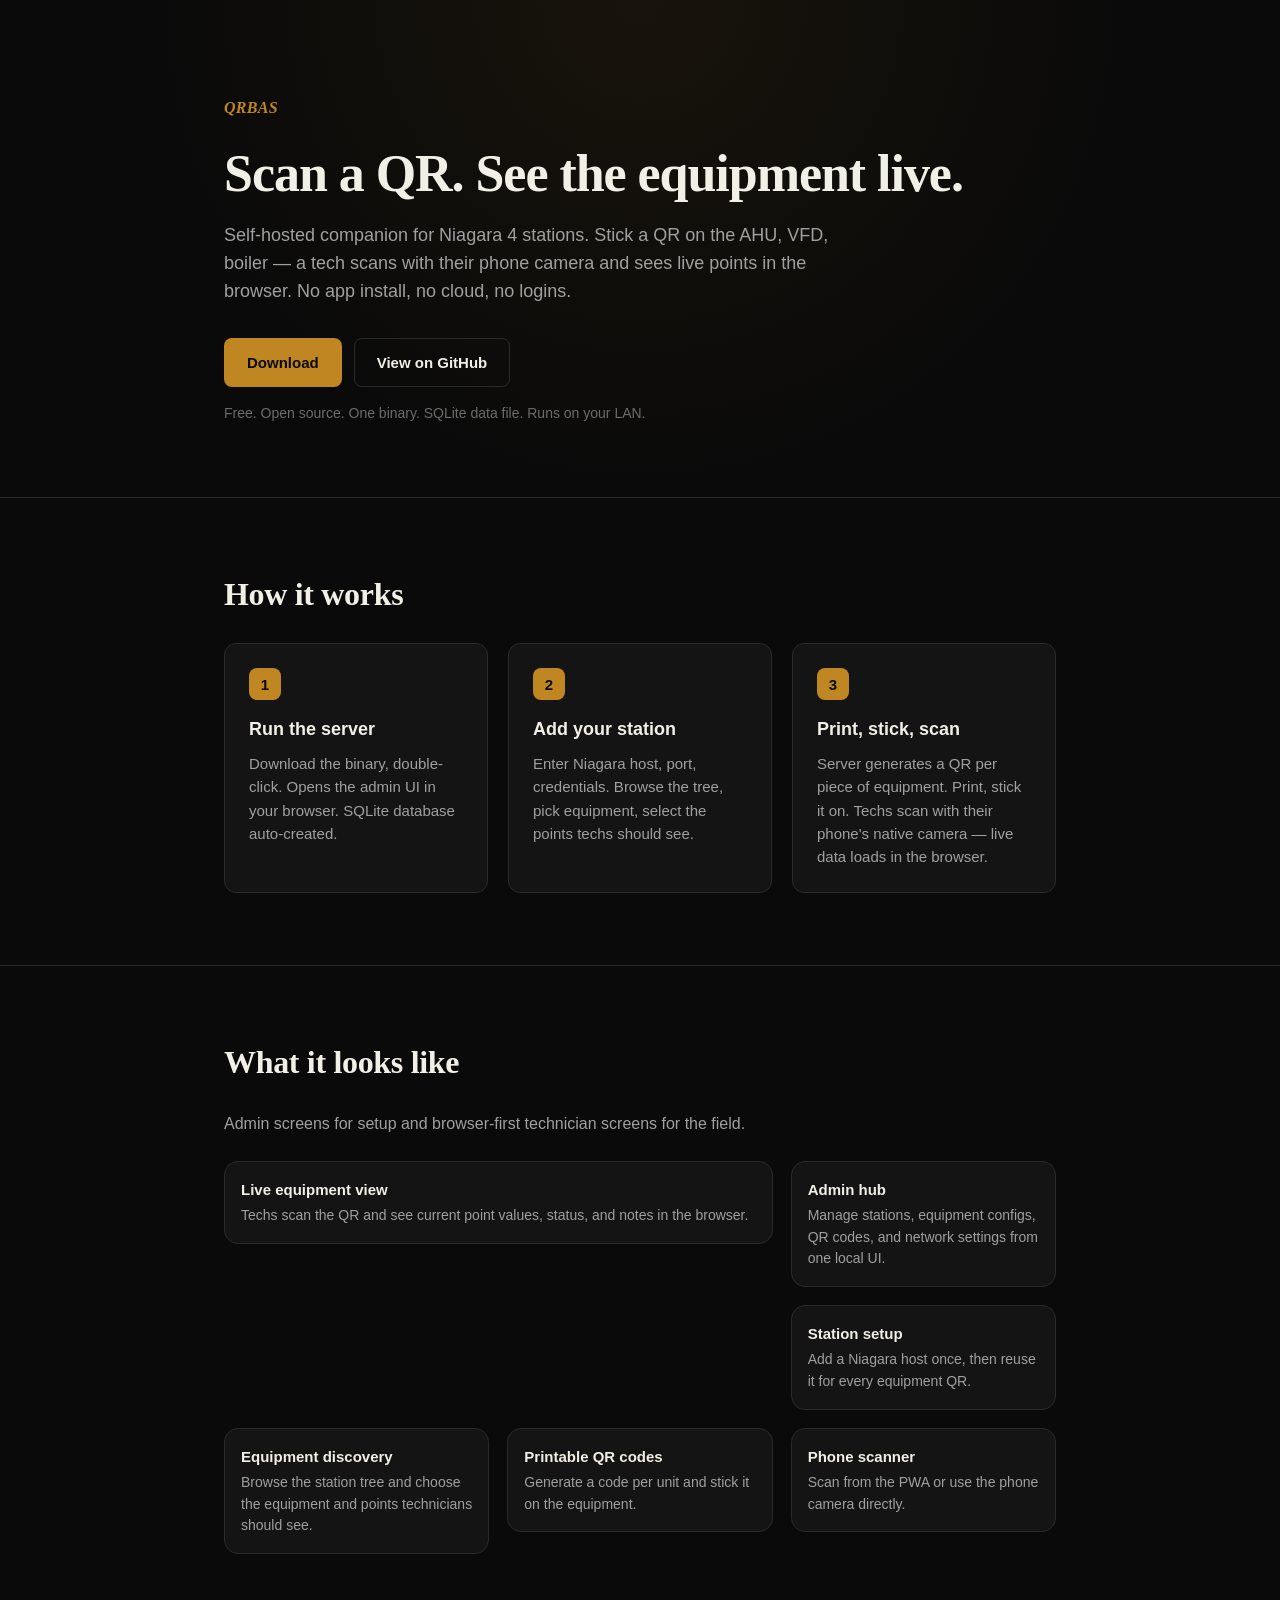
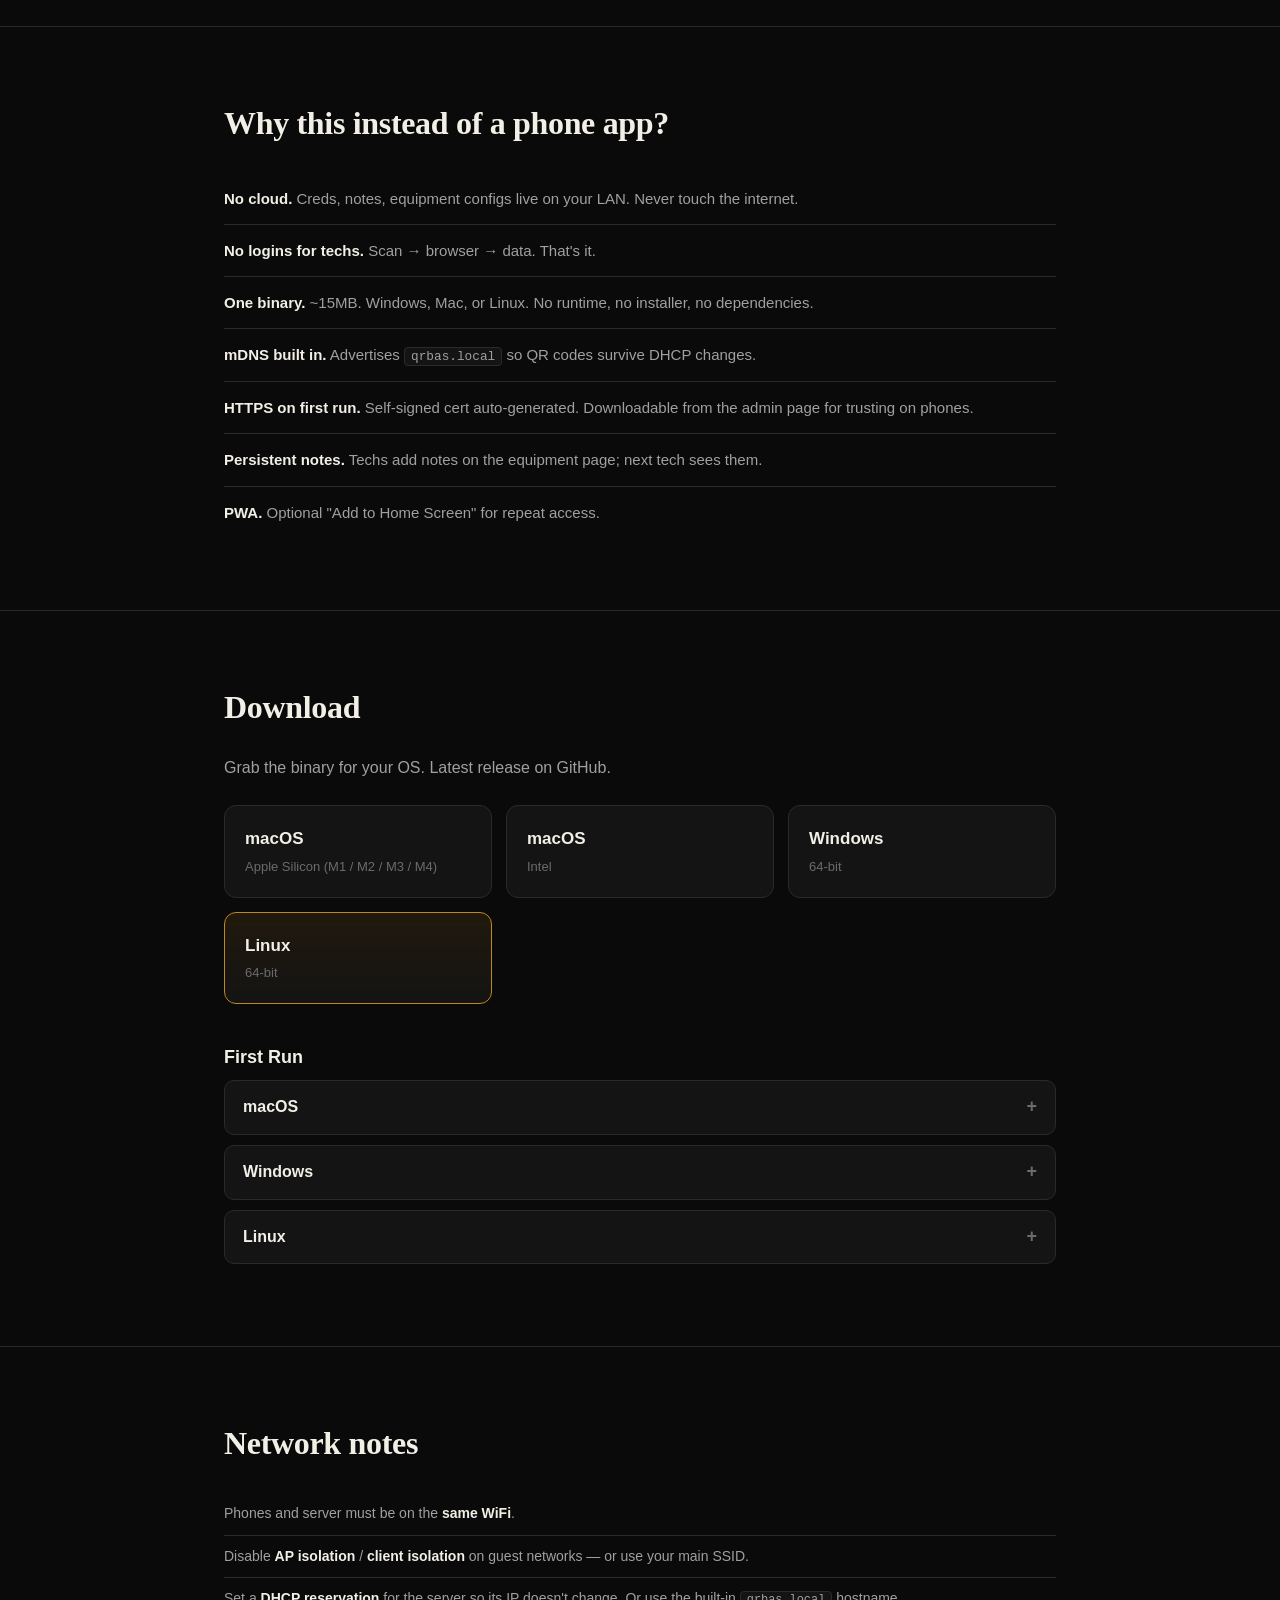
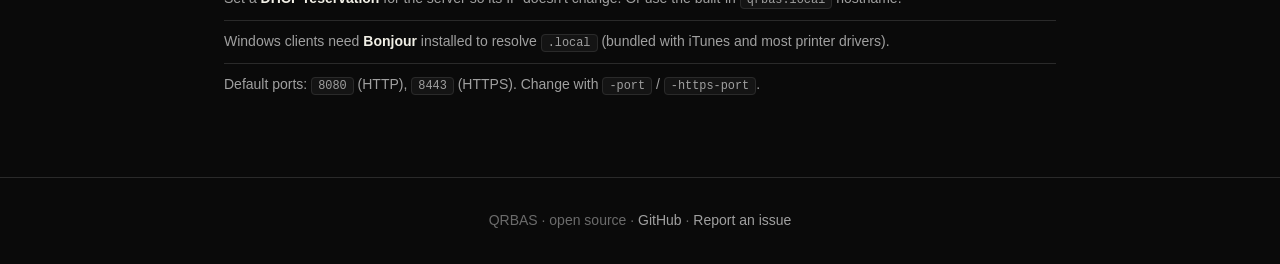
<file: index.html>
<!doctype html>
<html lang="en">
<head>
  <meta charset="utf-8">
  <meta name="viewport" content="width=device-width, initial-scale=1">
  <meta http-equiv="refresh" content="0; url=site/">
  <title>QRBAS</title>
  <link rel="canonical" href="site/">
</head>
<body>
  <p><a href="site/">Continue to QRBAS</a></p>
</body>
</html>
</file>
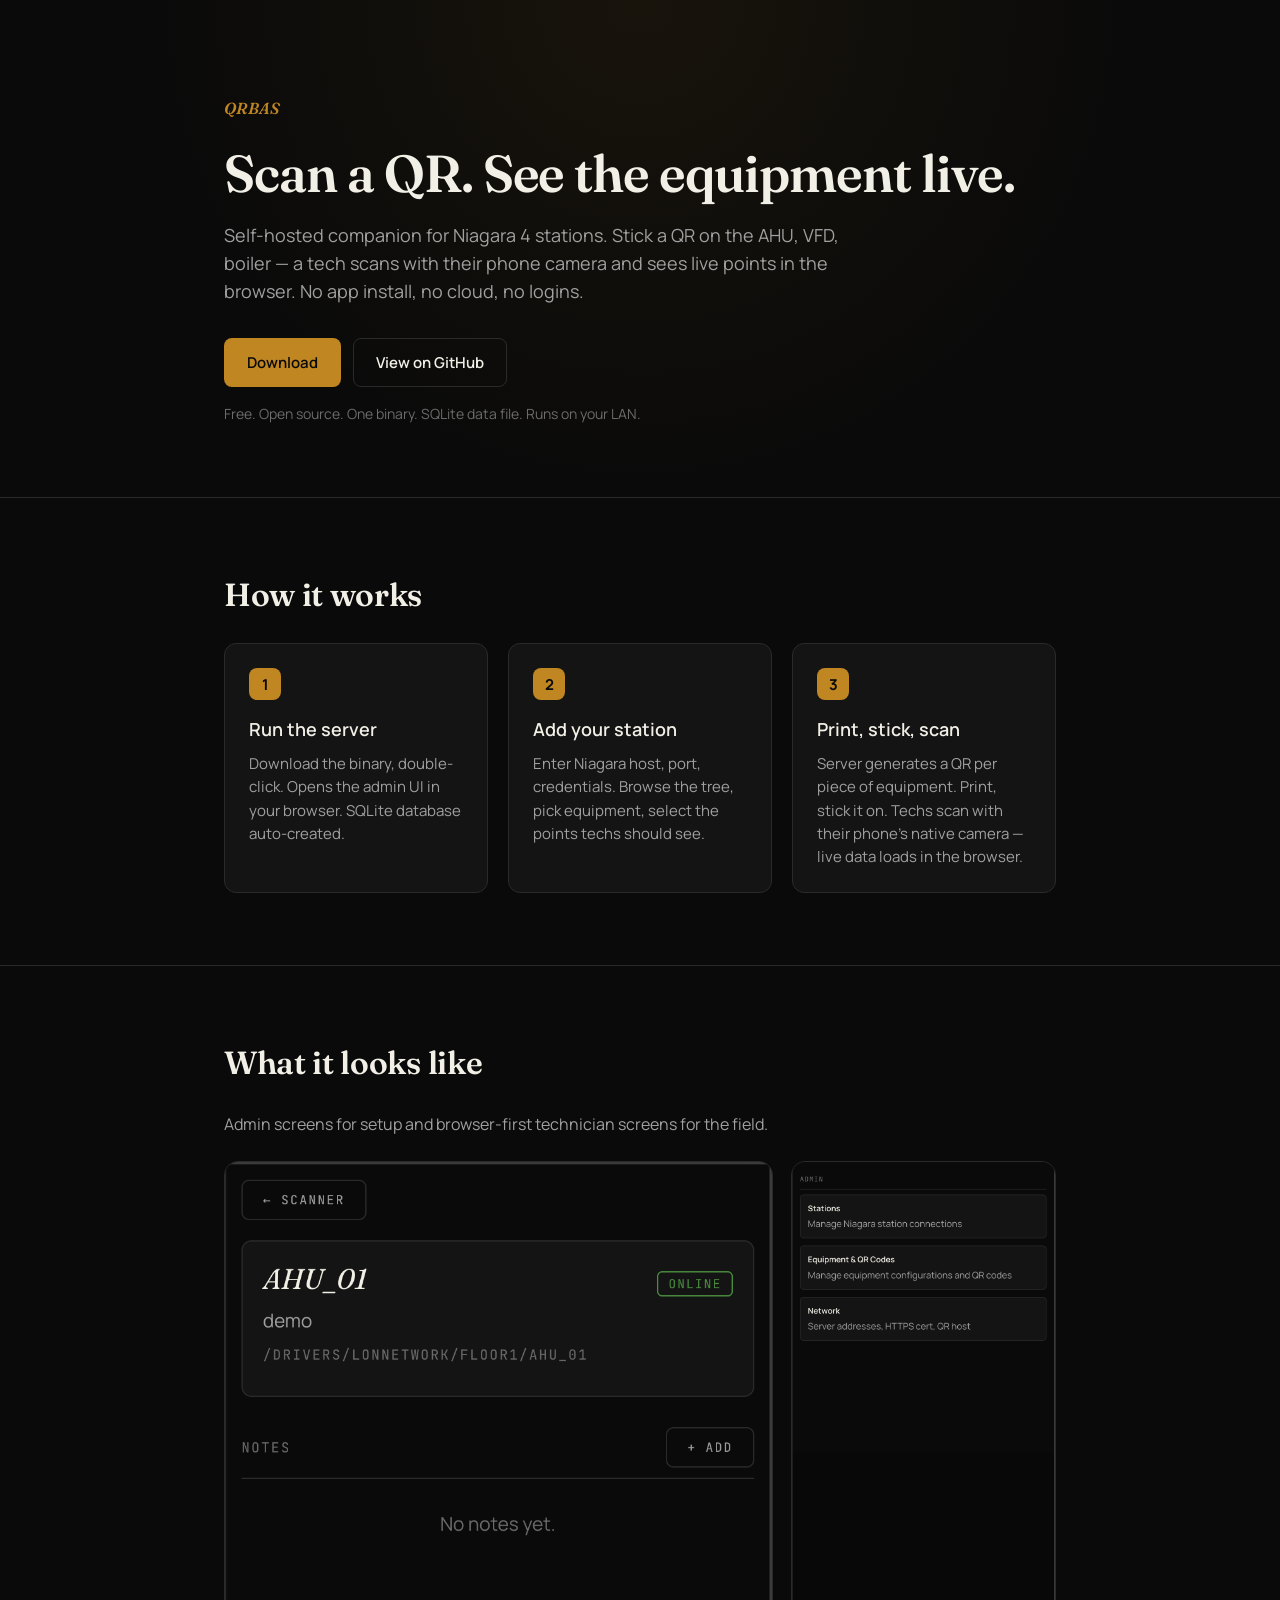
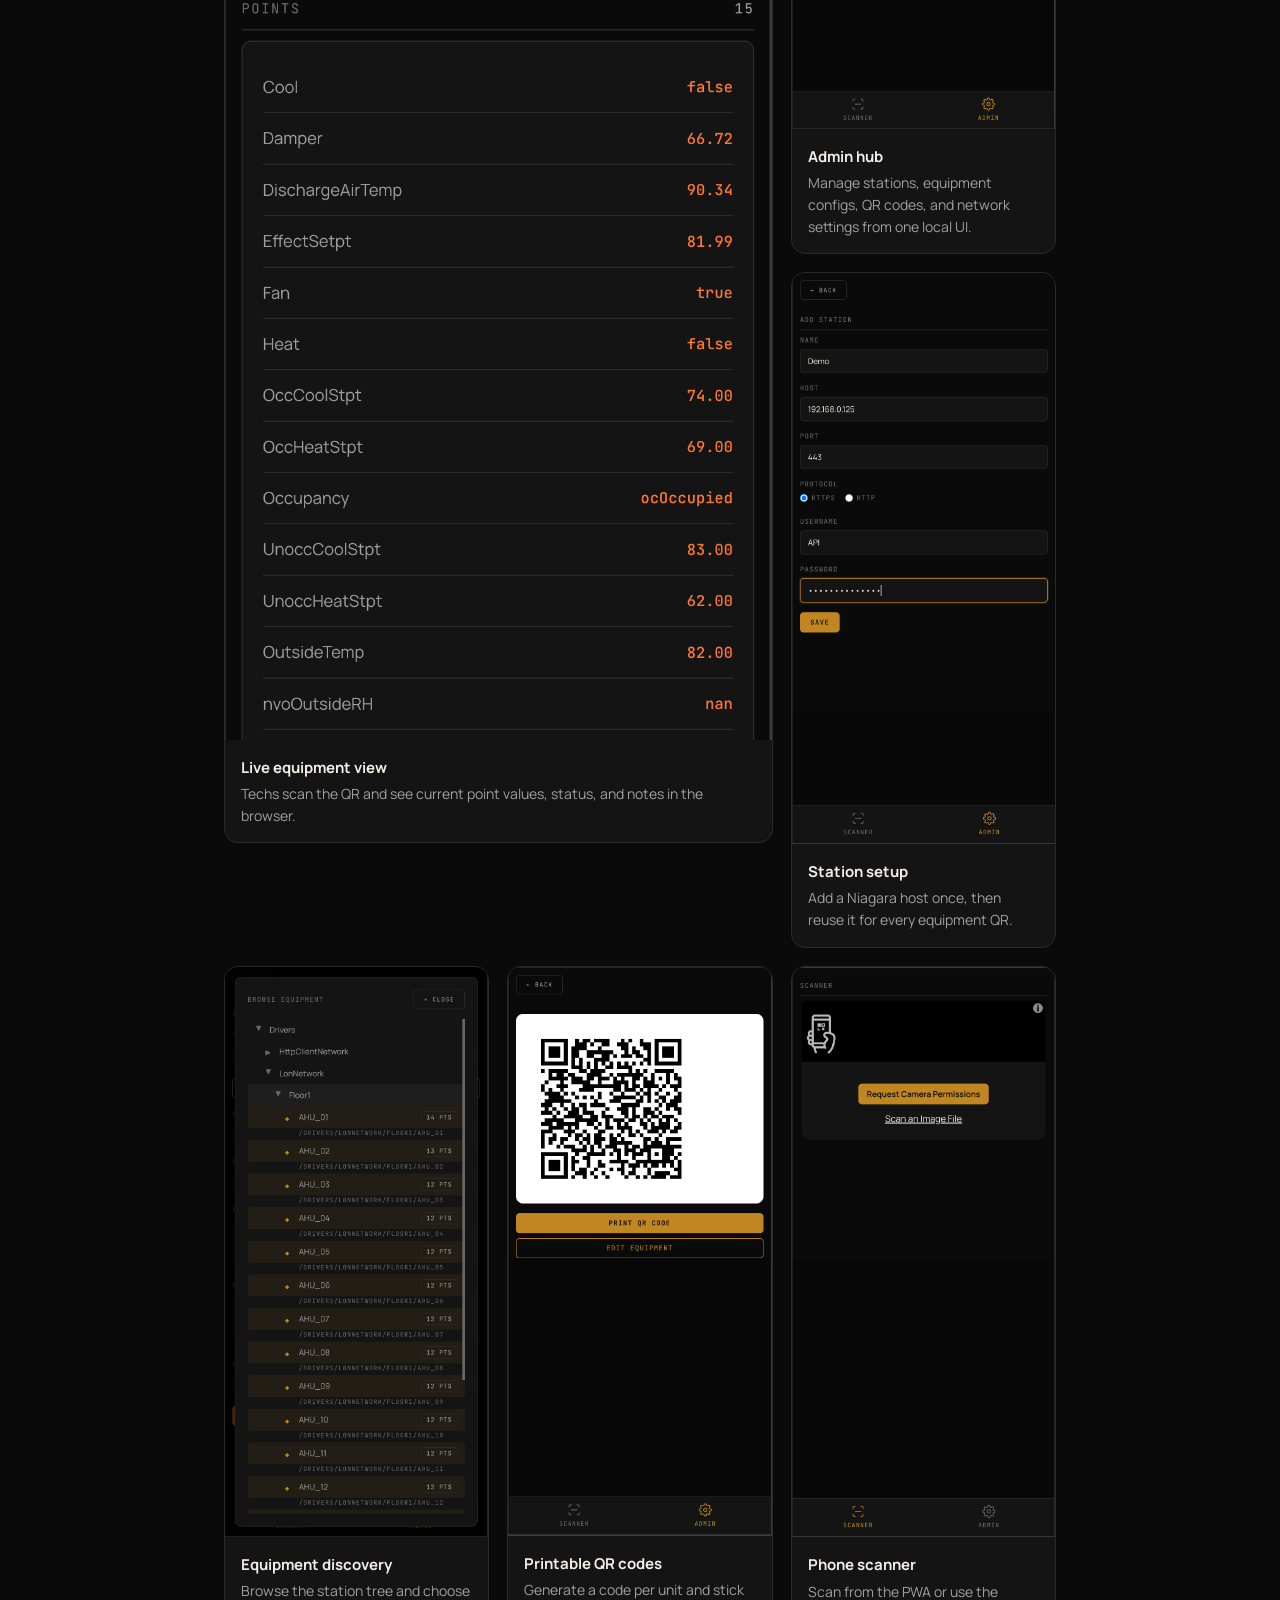
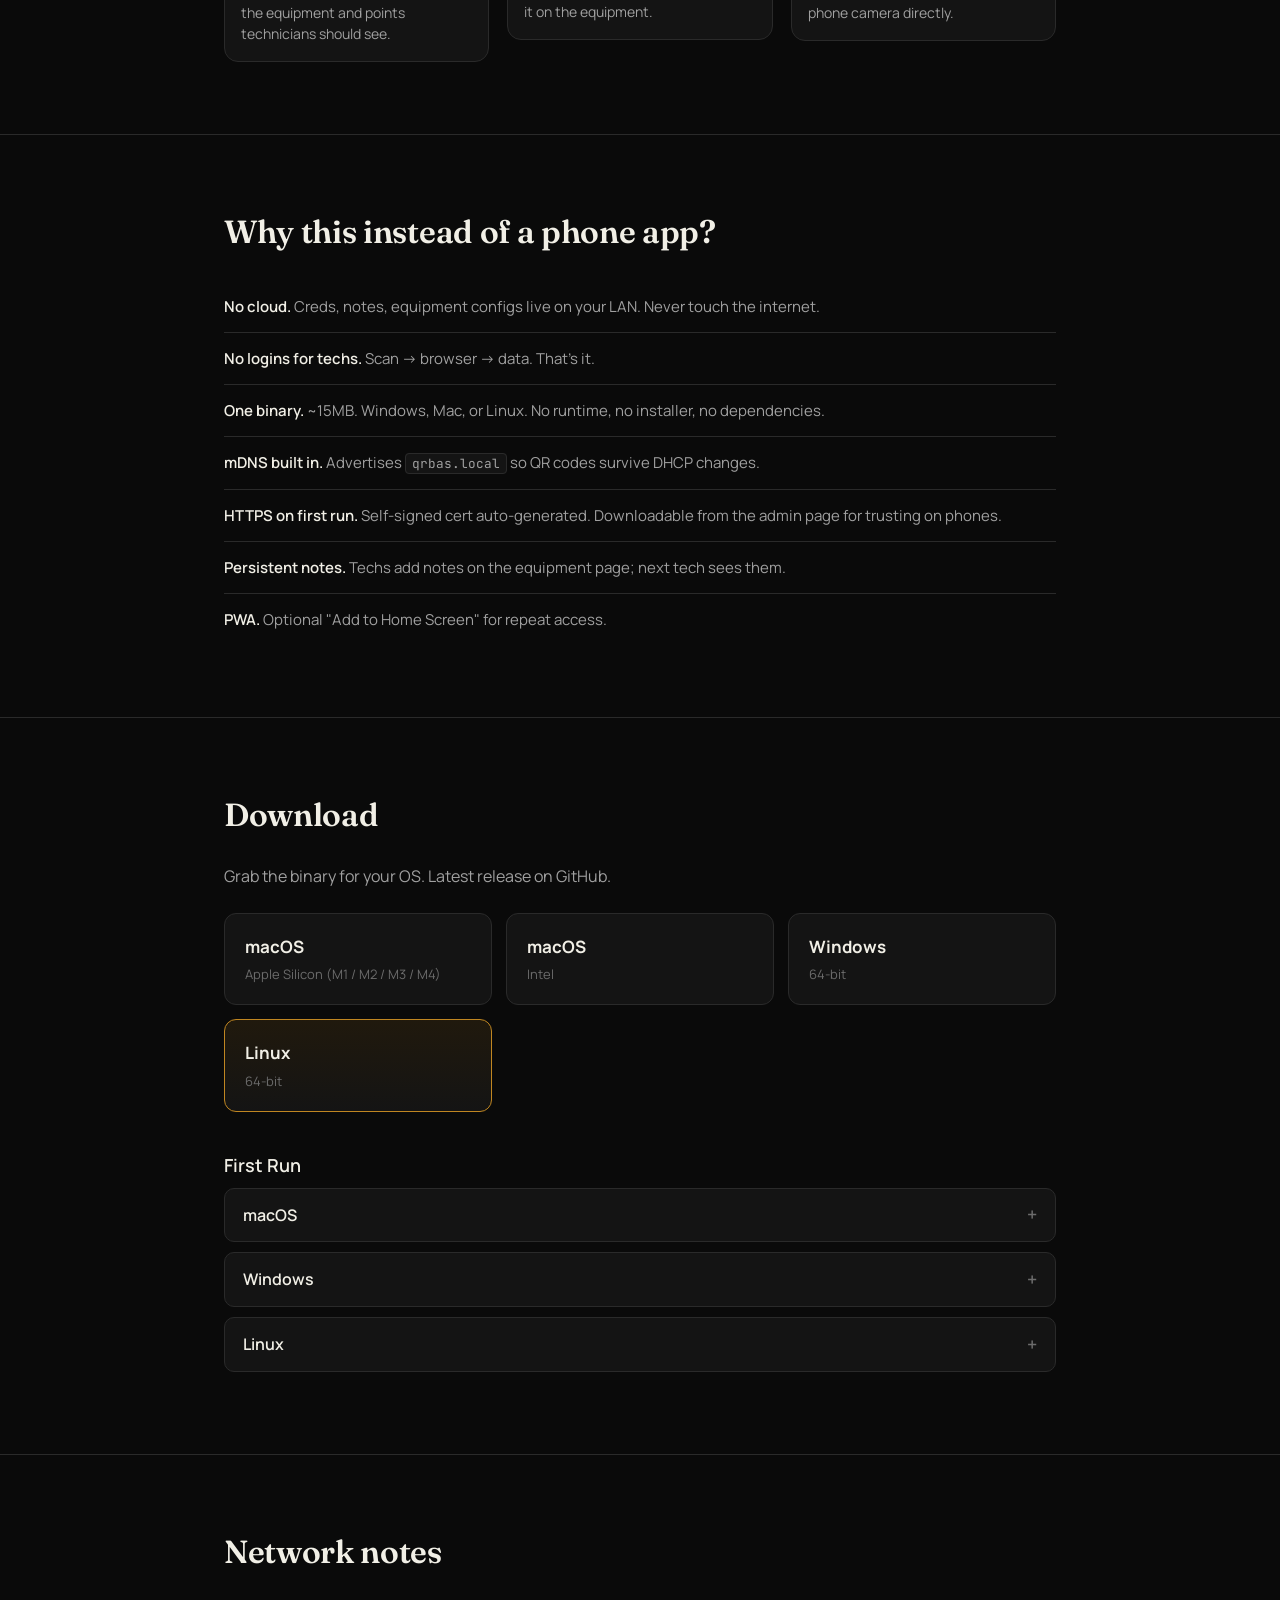
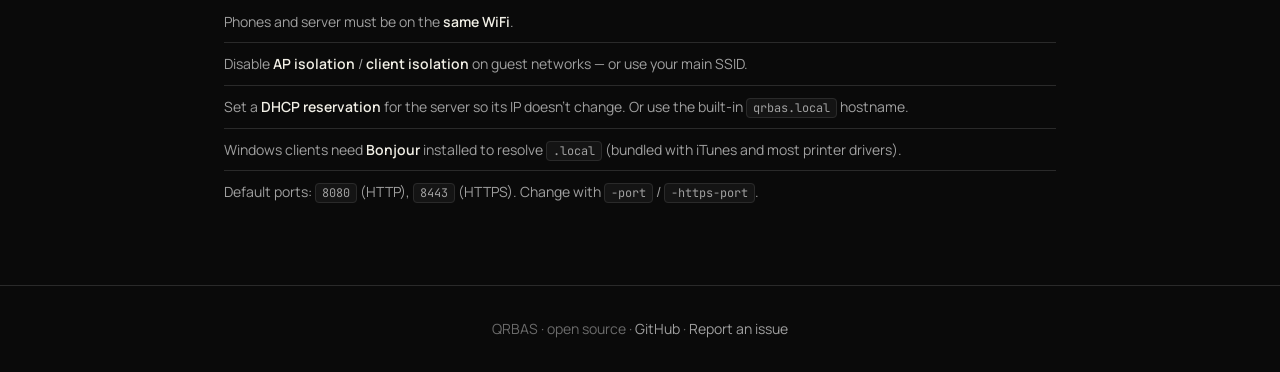
<file: site/index.html>
<!DOCTYPE html>
<html lang="en">
<head>
  <meta charset="UTF-8">
  <meta name="viewport" content="width=device-width, initial-scale=1.0">
  <meta name="theme-color" content="#0A0A0A">
  <title>QRBAS — Live BAS data via QR code</title>
  <meta name="description" content="Self-hosted companion for Niagara 4. Stick a QR on the equipment, techs scan with their phone, see live data. No app install, no cloud, no logins.">
  <link rel="preconnect" href="https://fonts.googleapis.com">
  <link rel="preconnect" href="https://fonts.gstatic.com" crossorigin>
  <link href="https://fonts.googleapis.com/css2?family=Fraunces:ital,wght@0,400;1,600&family=JetBrains+Mono:wght@400;500&family=Manrope:wght@400;500;600;700&display=swap" rel="stylesheet">
  <link rel="icon" href="favicon.svg" type="image/svg+xml">
  <link rel="stylesheet" href="style.css">
</head>
<body>
  <header class="hero">
    <div class="wrap">
      <div class="brand">QRBAS</div>
      <h1>Scan a QR. See the equipment live.</h1>
      <p class="lead">
        Self-hosted companion for Niagara 4 stations. Stick a QR on the AHU, VFD, boiler — a tech scans with their phone camera and sees live points in the browser. No app install, no cloud, no logins.
      </p>
      <div class="cta-row">
        <a href="#download" class="btn btn-primary">Download</a>
        <a href="https://github.com/rbhans/qr-sidekick" class="btn btn-ghost">View on GitHub</a>
      </div>
      <p class="sub">Free. Open source. One binary. SQLite data file. Runs on your LAN.</p>
    </div>
  </header>

  <section class="steps">
    <div class="wrap">
      <h2>How it works</h2>
      <div class="step-grid">
        <div class="step">
          <div class="num">1</div>
          <h3>Run the server</h3>
          <p>Download the binary, double-click. Opens the admin UI in your browser. SQLite database auto-created.</p>
        </div>
        <div class="step">
          <div class="num">2</div>
          <h3>Add your station</h3>
          <p>Enter Niagara host, port, credentials. Browse the tree, pick equipment, select the points techs should see.</p>
        </div>
        <div class="step">
          <div class="num">3</div>
          <h3>Print, stick, scan</h3>
          <p>Server generates a QR per piece of equipment. Print, stick it on. Techs scan with their phone's native camera — live data loads in the browser.</p>
        </div>
      </div>
    </div>
  </section>

  <section class="tour">
    <div class="wrap">
      <h2>What it looks like</h2>
      <p class="lead sm">Admin screens for setup and browser-first technician screens for the field.</p>

      <div class="screenshot-grid">
        <figure class="shot shot-large">
          <img src="assets/screenshots/equipment-page.png" alt="QRBAS equipment page showing live Niagara point values on a phone screen" loading="lazy">
          <figcaption>
            <strong>Live equipment view</strong>
            Techs scan the QR and see current point values, status, and notes in the browser.
          </figcaption>
        </figure>

        <figure class="shot">
          <img src="assets/screenshots/admin.png" alt="QRBAS admin menu with stations, equipment, and network options" loading="lazy">
          <figcaption>
            <strong>Admin hub</strong>
            Manage stations, equipment configs, QR codes, and network settings from one local UI.
          </figcaption>
        </figure>

        <figure class="shot">
          <img src="assets/screenshots/station-connection.png" alt="QRBAS station connection form for a Niagara station" loading="lazy">
          <figcaption>
            <strong>Station setup</strong>
            Add a Niagara host once, then reuse it for every equipment QR.
          </figcaption>
        </figure>

        <figure class="shot">
          <img src="assets/screenshots/equipment-discovery.png" alt="QRBAS equipment discovery tree for selecting Niagara equipment" loading="lazy">
          <figcaption>
            <strong>Equipment discovery</strong>
            Browse the station tree and choose the equipment and points technicians should see.
          </figcaption>
        </figure>

        <figure class="shot">
          <img src="assets/screenshots/qr-code.png" alt="QRBAS generated QR code screen for printing an equipment label" loading="lazy">
          <figcaption>
            <strong>Printable QR codes</strong>
            Generate a code per unit and stick it on the equipment.
          </figcaption>
        </figure>

        <figure class="shot">
          <img src="assets/screenshots/scanner.png" alt="QRBAS scanner screen with camera permission prompt" loading="lazy">
          <figcaption>
            <strong>Phone scanner</strong>
            Scan from the PWA or use the phone camera directly.
          </figcaption>
        </figure>
      </div>
    </div>
  </section>

  <section class="features">
    <div class="wrap">
      <h2>Why this instead of a phone app?</h2>
      <ul class="feature-list">
        <li><strong>No cloud.</strong> Creds, notes, equipment configs live on your LAN. Never touch the internet.</li>
        <li><strong>No logins for techs.</strong> Scan → browser → data. That's it.</li>
        <li><strong>One binary.</strong> ~15MB. Windows, Mac, or Linux. No runtime, no installer, no dependencies.</li>
        <li><strong>mDNS built in.</strong> Advertises <code>qrbas.local</code> so QR codes survive DHCP changes.</li>
        <li><strong>HTTPS on first run.</strong> Self-signed cert auto-generated. Downloadable from the admin page for trusting on phones.</li>
        <li><strong>Persistent notes.</strong> Techs add notes on the equipment page; next tech sees them.</li>
        <li><strong>PWA.</strong> Optional "Add to Home Screen" for repeat access.</li>
      </ul>
    </div>
  </section>

  <section class="download" id="download">
    <div class="wrap">
      <h2>Download</h2>
      <p class="lead sm">Grab the binary for your OS. Latest release on GitHub.</p>
      <div class="dl-grid">
        <a class="dl-card" id="dl-mac-arm" href="https://github.com/rbhans/qr-sidekick/releases/latest/download/qrbas-mac-arm64">
          <div class="dl-os">macOS</div>
          <div class="dl-arch">Apple Silicon (M1 / M2 / M3 / M4)</div>
        </a>
        <a class="dl-card" id="dl-mac-intel" href="https://github.com/rbhans/qr-sidekick/releases/latest/download/qrbas-mac-amd64">
          <div class="dl-os">macOS</div>
          <div class="dl-arch">Intel</div>
        </a>
        <a class="dl-card" id="dl-win" href="https://github.com/rbhans/qr-sidekick/releases/latest/download/qrbas-windows-amd64.exe">
          <div class="dl-os">Windows</div>
          <div class="dl-arch">64-bit</div>
        </a>
        <a class="dl-card" id="dl-linux" href="https://github.com/rbhans/qr-sidekick/releases/latest/download/qrbas-linux-amd64">
          <div class="dl-os">Linux</div>
          <div class="dl-arch">64-bit</div>
        </a>
      </div>

      <h3 class="mt">First Run</h3>
      <details class="os-detail">
        <summary>macOS</summary>
        <p>The binary isn't code-signed (open source project, no Apple Developer account). Gatekeeper blocks it on first run. Strip the quarantine flag:</p>
        <pre><code>cd ~/Downloads
chmod +x qrbas-mac-arm64
xattr -d com.apple.quarantine qrbas-mac-arm64
./qrbas-mac-arm64</code></pre>
        <p>Open <code>http://localhost:8080</code> in your browser.</p>
      </details>
      <details class="os-detail">
        <summary>Windows</summary>
        <p>SmartScreen warns on unsigned binaries. Click <strong>More info</strong> → <strong>Run anyway</strong>.</p>
        <pre><code>qrbas-windows-amd64.exe</code></pre>
        <p>Open <code>http://localhost:8080</code> in your browser.</p>
      </details>
      <details class="os-detail">
        <summary>Linux</summary>
        <pre><code>chmod +x qrbas-linux-amd64
./qrbas-linux-amd64</code></pre>
        <p>Open <code>http://localhost:8080</code> in your browser.</p>
      </details>
    </div>
  </section>

  <section class="network">
    <div class="wrap">
      <h2>Network notes</h2>
      <ul class="feature-list small">
        <li>Phones and server must be on the <strong>same WiFi</strong>.</li>
        <li>Disable <strong>AP isolation</strong> / <strong>client isolation</strong> on guest networks — or use your main SSID.</li>
        <li>Set a <strong>DHCP reservation</strong> for the server so its IP doesn't change. Or use the built-in <code>qrbas.local</code> hostname.</li>
        <li>Windows clients need <strong>Bonjour</strong> installed to resolve <code>.local</code> (bundled with iTunes and most printer drivers).</li>
        <li>Default ports: <code>8080</code> (HTTP), <code>8443</code> (HTTPS). Change with <code>-port</code> / <code>-https-port</code>.</li>
      </ul>
    </div>
  </section>

  <footer class="foot">
    <div class="wrap">
      <p>QRBAS &middot; open source &middot; <a href="https://github.com/rbhans/qr-sidekick">GitHub</a> &middot; <a href="https://github.com/rbhans/qr-sidekick/issues">Report an issue</a></p>
    </div>
  </footer>

  <script>
    // Highlight the download card matching the visitor's OS.
    (function() {
      var ua = navigator.userAgent;
      var plat = navigator.platform || '';
      var target = null;
      if (/Mac/.test(plat)) {
        // Apple Silicon vs Intel — best effort; userAgent is not definitive.
        target = /arm|Apple/i.test(ua) ? 'dl-mac-arm' : 'dl-mac-intel';
      } else if (/Win/.test(plat)) {
        target = 'dl-win';
      } else if (/Linux/.test(plat)) {
        target = 'dl-linux';
      }
      if (target) {
        var el = document.getElementById(target);
        if (el) el.classList.add('dl-primary');
      }
    })();
  </script>
</body>
</html>
</file>
<file: site/style.css>
:root {
  --background: #0A0A0A;
  --surface: #141414;
  --surface-2: #1a1a1a;
  --border: #2a2a2a;
  --text-primary: #f1efe6;
  --text-secondary: #a0a0a0;
  --text-tertiary: #6b6b6b;
  --accent: #c08621;
  --accent-hover: #d4951f;
}

*, *::before, *::after { box-sizing: border-box; margin: 0; padding: 0; }

html { font-size: 16px; -webkit-text-size-adjust: 100%; scroll-behavior: smooth; }

body {
  font-family: 'Manrope', -apple-system, BlinkMacSystemFont, sans-serif;
  background: var(--background);
  color: var(--text-primary);
  line-height: 1.55;
  -webkit-font-smoothing: antialiased;
}

code, pre {
  font-family: 'JetBrains Mono', ui-monospace, SFMono-Regular, Menlo, monospace;
  font-size: 0.85em;
}

code {
  background: var(--surface);
  border: 1px solid var(--border);
  padding: 1px 6px;
  border-radius: 4px;
}

pre {
  background: var(--surface);
  border: 1px solid var(--border);
  padding: 14px 16px;
  border-radius: 8px;
  overflow-x: auto;
  margin: 8px 0;
}

pre code { background: none; border: 0; padding: 0; }

a { color: var(--accent); text-decoration: none; }
a:hover { color: var(--accent-hover); }

.wrap { max-width: 880px; margin: 0 auto; padding: 0 24px; }

/* ---- Hero ---- */

.hero {
  padding: 96px 0 72px;
  border-bottom: 1px solid var(--border);
  background: radial-gradient(circle at 50% 0%, rgba(192, 134, 33, 0.08), transparent 60%);
}

.brand {
  font-family: 'Fraunces', Georgia, serif;
  font-style: italic;
  font-weight: 600;
  font-size: 1rem;
  color: var(--accent);
  margin-bottom: 24px;
  letter-spacing: 0.02em;
}

.hero h1 {
  font-family: 'Fraunces', Georgia, serif;
  font-weight: 600;
  font-size: clamp(2rem, 5vw, 3.25rem);
  line-height: 1.1;
  letter-spacing: -0.02em;
  margin-bottom: 20px;
}

.lead {
  font-size: 1.125rem;
  color: var(--text-secondary);
  max-width: 620px;
  margin-bottom: 32px;
}

.lead.sm { font-size: 1rem; margin-bottom: 24px; }

.cta-row { display: flex; gap: 12px; flex-wrap: wrap; margin-bottom: 16px; }

.btn {
  display: inline-block;
  padding: 12px 22px;
  border-radius: 8px;
  font-weight: 600;
  font-size: 0.9375rem;
  border: 1px solid transparent;
  cursor: pointer;
  transition: background 0.15s, border-color 0.15s, color 0.15s;
}

.btn-primary { background: var(--accent); color: #0A0A0A; }
.btn-primary:hover { background: var(--accent-hover); color: #0A0A0A; }

.btn-ghost { background: transparent; color: var(--text-primary); border-color: var(--border); }
.btn-ghost:hover { border-color: var(--accent); color: var(--accent); }

.sub { color: var(--text-tertiary); font-size: 0.875rem; margin-top: 8px; }

/* ---- Sections ---- */

section { padding: 72px 0; border-bottom: 1px solid var(--border); }
section h2 {
  font-family: 'Fraunces', Georgia, serif;
  font-weight: 600;
  font-size: clamp(1.5rem, 3vw, 2rem);
  letter-spacing: -0.01em;
  margin-bottom: 24px;
}
section h3 { font-size: 1.125rem; font-weight: 600; margin-bottom: 8px; }

.mt { margin-top: 40px; }

/* ---- Steps ---- */

.step-grid {
  display: grid;
  grid-template-columns: repeat(auto-fit, minmax(220px, 1fr));
  gap: 20px;
}

.step {
  background: var(--surface);
  border: 1px solid var(--border);
  border-radius: 12px;
  padding: 24px;
}

.num {
  width: 32px;
  height: 32px;
  border-radius: 8px;
  background: var(--accent);
  color: #0A0A0A;
  font-weight: 700;
  display: flex;
  align-items: center;
  justify-content: center;
  font-size: 0.9375rem;
  margin-bottom: 16px;
}

.step p { color: var(--text-secondary); font-size: 0.9375rem; }

/* ---- Screenshots ---- */

.screenshot-grid {
  display: grid;
  grid-template-columns: repeat(3, minmax(0, 1fr));
  gap: 18px;
  align-items: start;
}

.shot {
  background: var(--surface);
  border: 1px solid var(--border);
  border-radius: 14px;
  overflow: hidden;
}

.shot-large {
  grid-column: span 2;
  grid-row: span 2;
}

.shot img {
  width: 100%;
  height: auto;
  display: block;
  background: #050505;
}

.shot figcaption {
  padding: 16px;
  color: var(--text-secondary);
  font-size: 0.875rem;
}

.shot figcaption strong {
  display: block;
  color: var(--text-primary);
  font-size: 0.9375rem;
  margin-bottom: 4px;
}

/* ---- Features ---- */

.feature-list { list-style: none; }

.feature-list li {
  padding: 14px 0;
  border-bottom: 1px solid var(--border);
  color: var(--text-secondary);
  font-size: 0.9375rem;
}
.feature-list li:last-child { border-bottom: 0; }
.feature-list strong { color: var(--text-primary); font-weight: 600; }

.feature-list.small li { padding: 10px 0; font-size: 0.875rem; }

/* ---- Download grid ---- */

.dl-grid {
  display: grid;
  grid-template-columns: repeat(auto-fit, minmax(220px, 1fr));
  gap: 14px;
  margin-bottom: 24px;
}

.dl-card {
  display: block;
  background: var(--surface);
  border: 1px solid var(--border);
  border-radius: 12px;
  padding: 20px;
  color: var(--text-primary);
  transition: border-color 0.15s, transform 0.1s;
}

.dl-card:hover {
  border-color: var(--accent);
  transform: translateY(-2px);
  color: var(--text-primary);
}

.dl-card.dl-primary {
  border-color: var(--accent);
  background: linear-gradient(180deg, rgba(192, 134, 33, 0.12), var(--surface));
}

.dl-os { font-weight: 700; font-size: 1.0625rem; margin-bottom: 4px; }
.dl-arch { color: var(--text-tertiary); font-size: 0.8125rem; }

.os-detail {
  background: var(--surface);
  border: 1px solid var(--border);
  border-radius: 10px;
  padding: 0 18px;
  margin-bottom: 10px;
}

.os-detail summary {
  cursor: pointer;
  font-weight: 600;
  padding: 14px 0;
  list-style: none;
  position: relative;
  padding-right: 28px;
}

.os-detail summary::-webkit-details-marker { display: none; }

.os-detail summary::after {
  content: '+';
  position: absolute;
  right: 0;
  top: 50%;
  transform: translateY(-50%);
  color: var(--text-tertiary);
  font-size: 1.125rem;
}

.os-detail[open] summary::after { content: '−'; }

.os-detail p { color: var(--text-secondary); font-size: 0.9375rem; margin-bottom: 10px; }
.os-detail[open] { padding-bottom: 16px; }

/* ---- Footer ---- */

.foot {
  padding: 32px 0;
  color: var(--text-tertiary);
  font-size: 0.875rem;
  text-align: center;
}

.foot a { color: var(--text-secondary); }
.foot a:hover { color: var(--accent); }

@media (max-width: 760px) {
  .hero { padding: 64px 0 48px; }
  section { padding: 48px 0; }
  .wrap { padding: 0 20px; }
  .btn { width: 100%; text-align: center; }
  .cta-row { flex-direction: column; }
  .screenshot-grid { grid-template-columns: 1fr; }
  .shot-large {
    grid-column: auto;
    grid-row: auto;
  }
}
</file>
